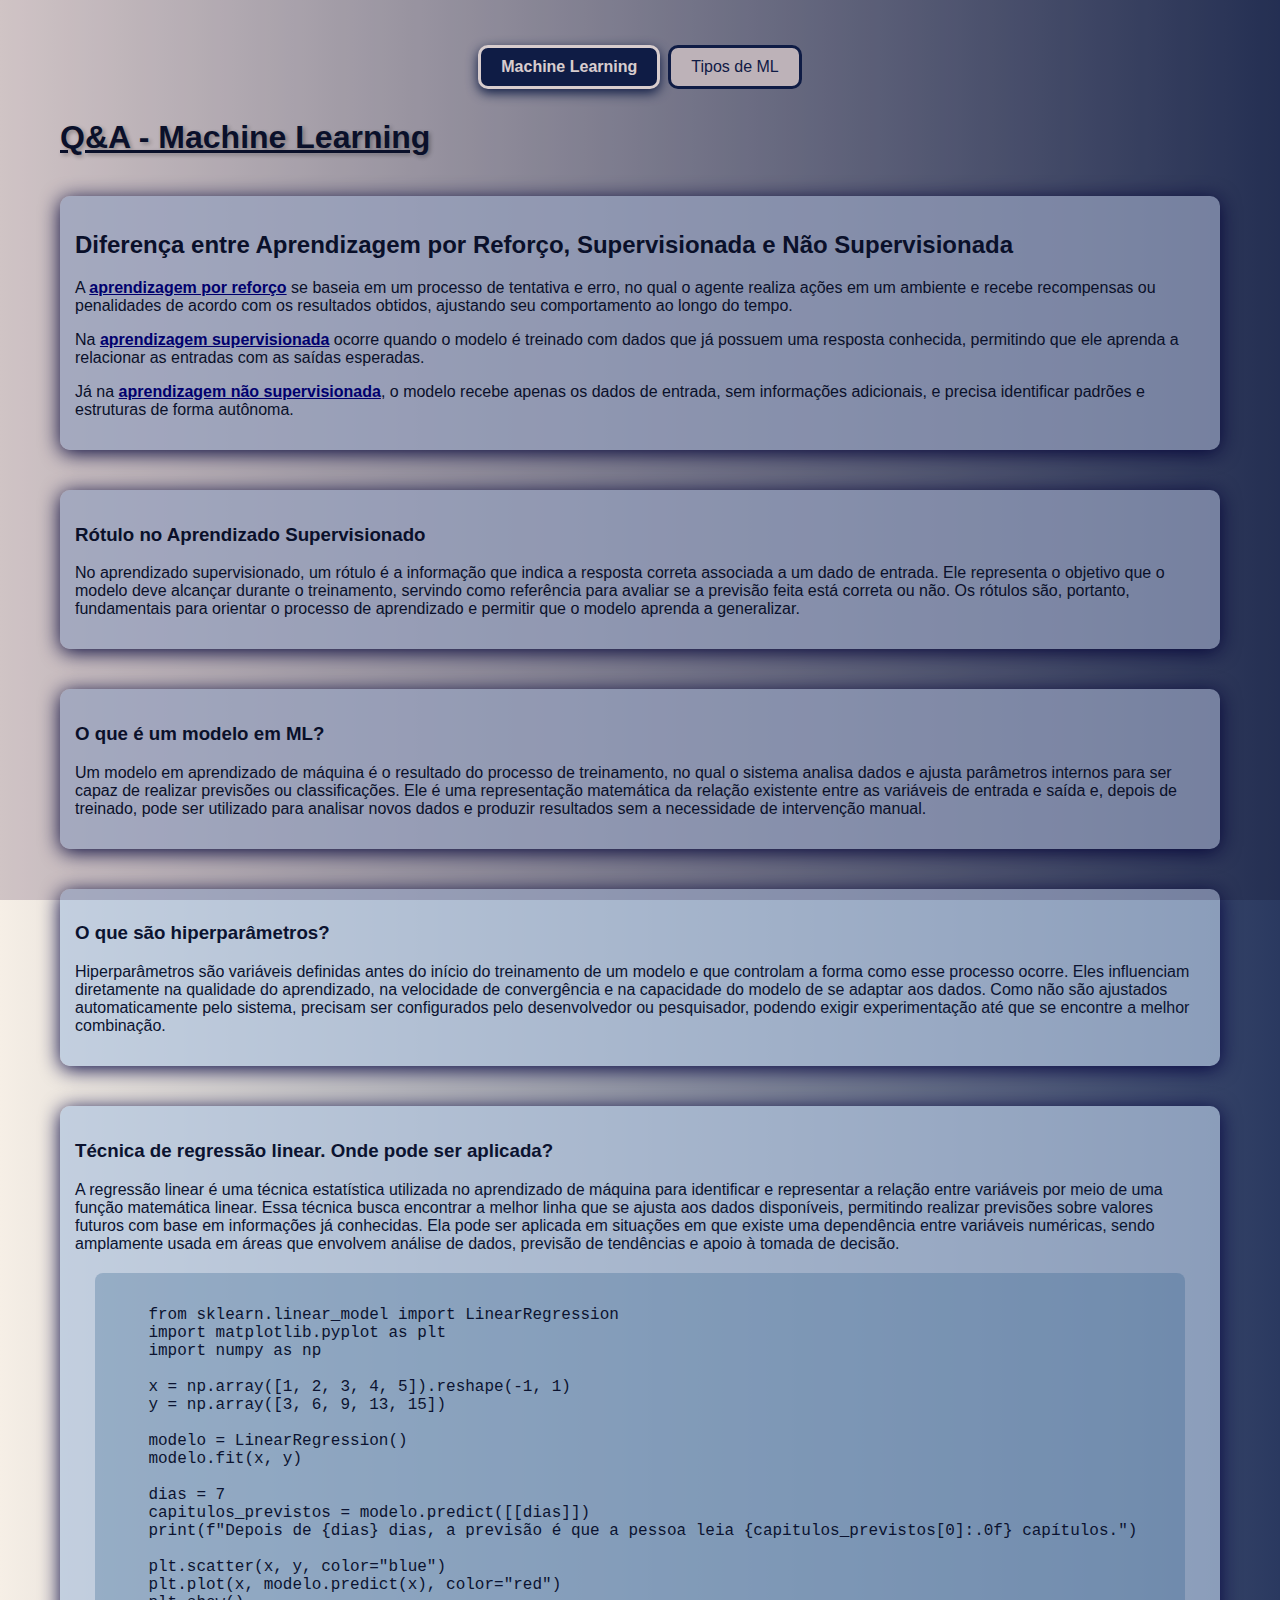
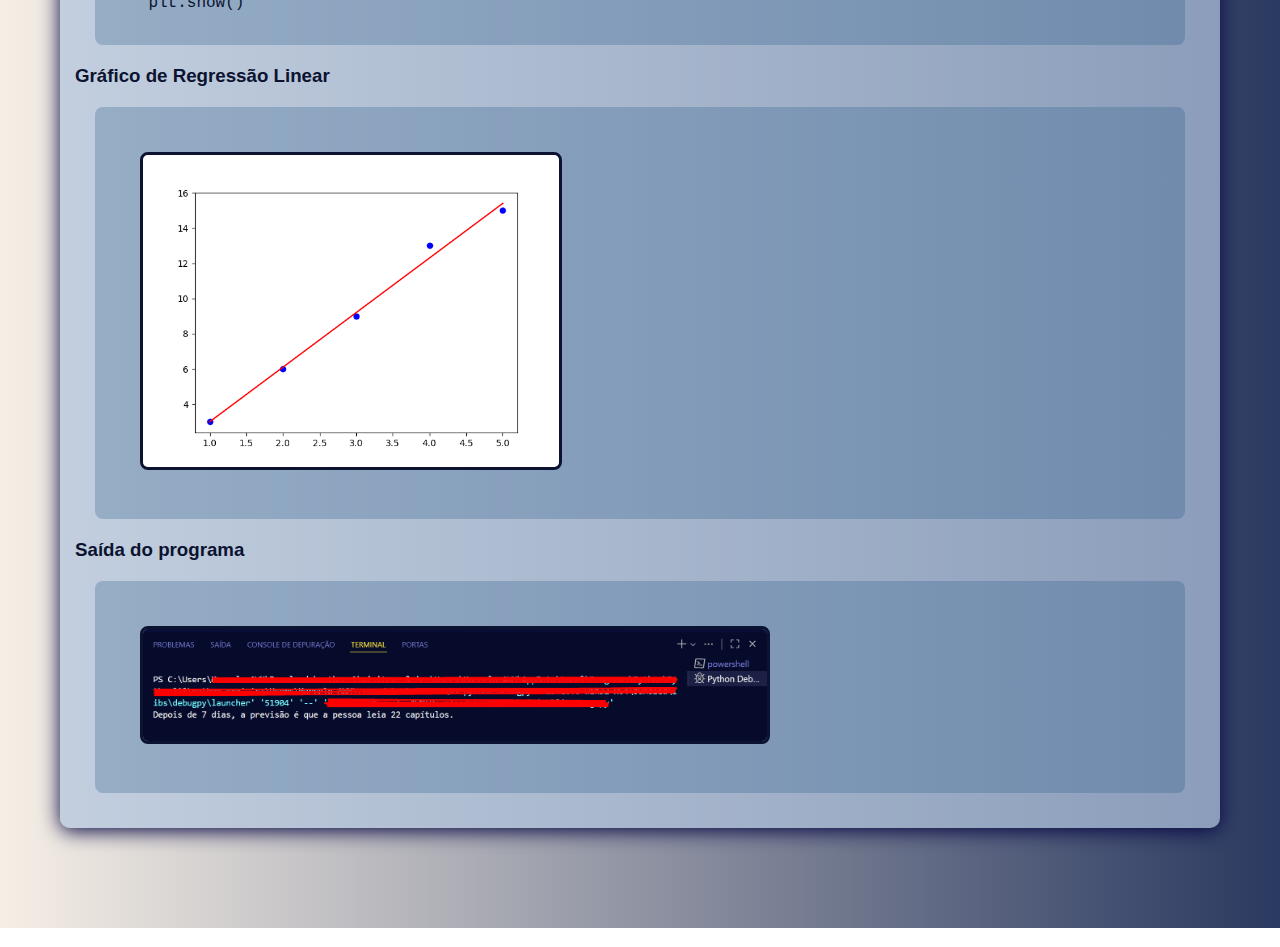
<file: index.html>
<!DOCTYPE html>
<html lang="en">
<head>
    <meta charset="UTF-8">
    <meta name="viewport" content="width=device-width, initial-scale=1.0">
    <title>MiSite</title>
    <link rel="stylesheet" href="style.css">
</head>
<body>

    <header>
        <nav class="tabs">
        <a href="index.html" class="tab active">Machine Learning</a>
        <a href="indexnew.html" class="tab">Tipos de ML</a>
    </nav>
    </header>

    <div class="overlay"></div>
    <h1 style="text-decoration: underline;">Q&A - Machine Learning</h1>

    <section class="answer">
        <h2>Diferença entre Aprendizagem por Reforço, Supervisionada e Não Supervisionada</h2>
        <p>A <strong style="color: navy; text-decoration: underline;">aprendizagem por reforço</strong> se baseia em um processo de tentativa e erro, no qual o agente realiza ações em um ambiente e recebe recompensas ou penalidades de acordo com os resultados obtidos, ajustando seu comportamento ao longo do tempo.</p>
        <p>Na <strong style="color: navy; text-decoration: underline;">aprendizagem supervisionada</strong> ocorre quando o modelo é treinado com dados que já possuem uma resposta conhecida, permitindo que ele aprenda a relacionar as entradas com as saídas esperadas.</p>
        <p>Já na <strong style="color: navy; text-decoration: underline;">aprendizagem não supervisionada</strong>, o modelo recebe apenas os dados de entrada, sem informações adicionais, e precisa identificar padrões e estruturas de forma autônoma.</p>
    </section>

    <section class="answer">
        <h3>Rótulo no Aprendizado Supervisionado</h3>
        <p>
            No aprendizado supervisionado, um rótulo é a informação que indica a resposta correta associada a um dado de entrada. Ele representa o objetivo que o modelo deve alcançar durante o treinamento, servindo como referência para avaliar se a previsão feita está correta ou não. Os rótulos são, portanto, fundamentais para orientar o processo de aprendizado e permitir que o modelo aprenda a generalizar.
        </p>
    </section>

    <section class="answer">
        <h3>O que é um modelo em ML?</h3>
        <p>
            Um modelo em aprendizado de máquina é o resultado do processo de treinamento, no qual o sistema analisa dados e ajusta parâmetros internos para ser capaz de realizar previsões ou classificações. Ele é uma representação matemática da relação existente entre as variáveis de entrada e saída e, depois de treinado, pode ser utilizado para analisar novos dados e produzir resultados sem a necessidade de intervenção manual.
        </p>
    </section>

    <section class="answer">
        <h3>O que são hiperparâmetros?</h3>
        <p>
            Hiperparâmetros são variáveis definidas antes do início do treinamento de um modelo e que controlam a forma como esse processo ocorre. Eles influenciam diretamente na qualidade do aprendizado, na velocidade de convergência e na capacidade do modelo de se adaptar aos dados. Como não são ajustados automaticamente pelo sistema, precisam ser configurados pelo desenvolvedor ou pesquisador, podendo exigir experimentação até que se encontre a melhor combinação.
        </p>
    </section>
    
    <section class="answer">
        <h3>Técnica de regressão linear. Onde pode ser aplicada?</h3>
        <p>
            A regressão linear é uma técnica estatística utilizada no aprendizado de máquina para identificar e representar a relação entre variáveis por meio de uma função matemática linear. Essa técnica busca encontrar a melhor linha que se ajusta aos dados disponíveis, permitindo realizar previsões sobre valores futuros com base em informações já conhecidas.
            Ela pode ser aplicada em situações em que existe uma dependência entre variáveis numéricas, sendo amplamente usada em áreas que envolvem análise de dados, previsão de tendências e apoio à tomada de decisão.
        </p>

        <pre><code>
    from sklearn.linear_model import LinearRegression
    import matplotlib.pyplot as plt
    import numpy as np
    
    x = np.array([1, 2, 3, 4, 5]).reshape(-1, 1)
    y = np.array([3, 6, 9, 13, 15])
    
    modelo = LinearRegression()
    modelo.fit(x, y)
    
    dias = 7
    capitulos_previstos = modelo.predict([[dias]])
    print(f"Depois de {dias} dias, a previsão é que a pessoa leia {capitulos_previstos[0]:.0f} capítulos.")
    
    plt.scatter(x, y, color="blue")
    plt.plot(x, modelo.predict(x), color="red")
    plt.show()
        </code></pre>
        <h3>Gráfico de Regressão Linear</h3>
        <section class="img">
        <img src="Figure_1.png" alt="Gráfico de regressão linear" class="grafico">
        </section>
    
        <h3>Saída do programa</h3>
        <section class="img">
        <img src="Screenshot_1.png" alt="Saída no terminal" class="terminal">
        </section>        
    </section>
</body>

</html>
</file>
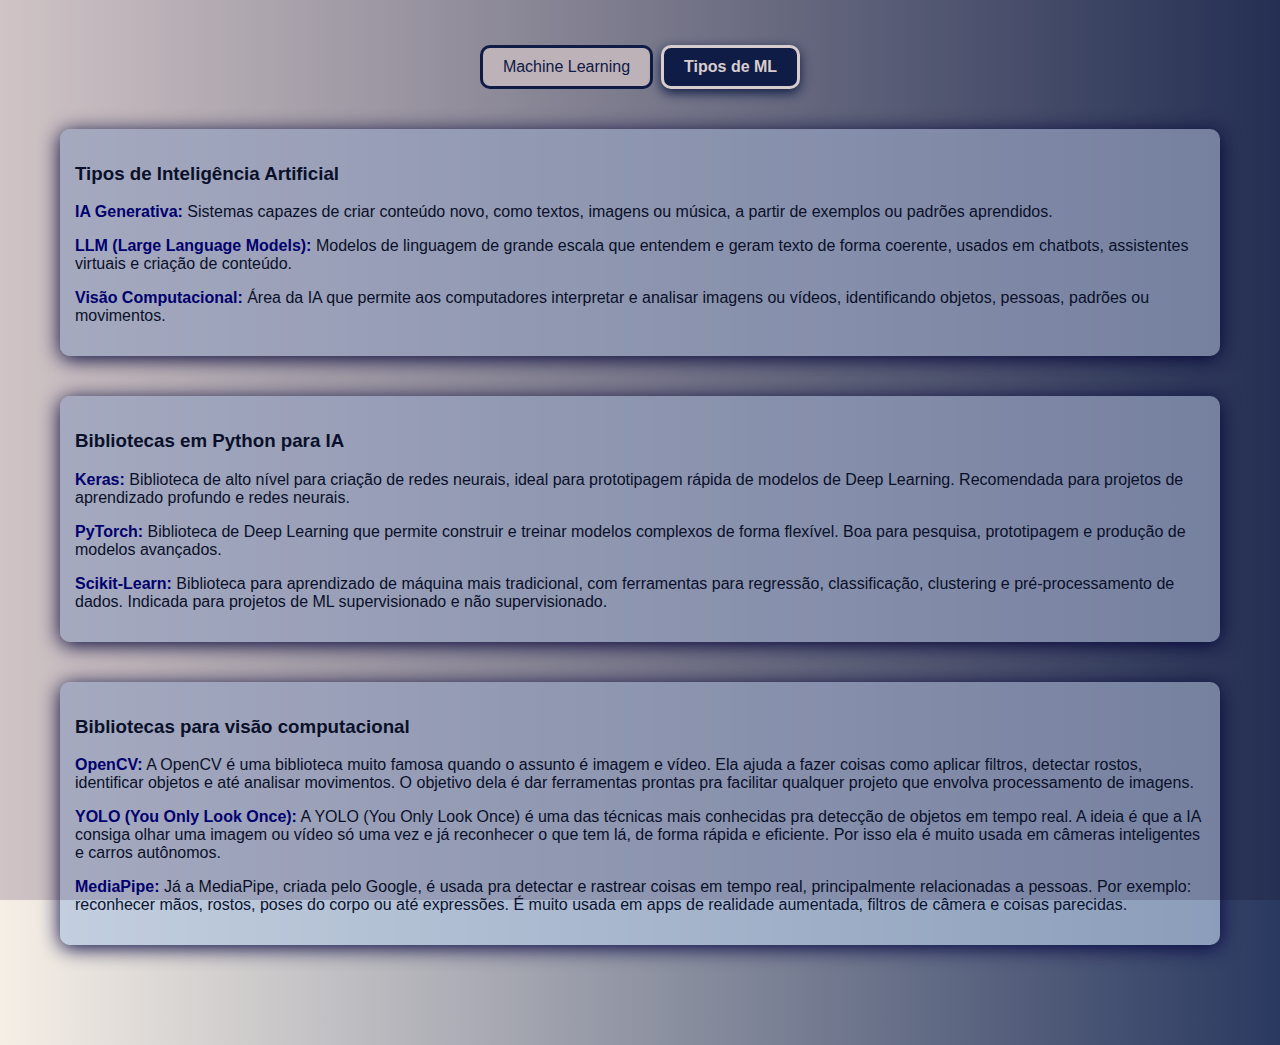
<file: indexnew.html>
<!DOCTYPE html>
<html lang="en">
<head>
    <meta charset="UTF-8">
    <meta name="viewport" content="width=device-width, initial-scale=1.0">
    <title>Misite</title>
    <link rel="stylesheet" href="style.css">
</head>
<body>
    <header>
        <nav class="tabs">
        <a href="index.html" class="tab">Machine Learning</a>
        <a href="indexnew.html" class="tab active">Tipos de ML</a>
    </nav>
    </header>

    <div class="overlay"></div>
    <section class="answer">
        <h3>Tipos de Inteligência Artificial</h3>
        <p><strong style="color: navy;">IA Generativa:</strong> Sistemas capazes de criar conteúdo novo, como textos, imagens ou música, a partir de exemplos ou padrões aprendidos.</p>
        <p><strong style="color: navy;">LLM (Large Language Models):</strong> Modelos de linguagem de grande escala que entendem e geram texto de forma coerente, usados em chatbots, assistentes virtuais e criação de conteúdo.</p>
        <p><strong style="color: navy;">Visão Computacional:</strong> Área da IA que permite aos computadores interpretar e analisar imagens ou vídeos, identificando objetos, pessoas, padrões ou movimentos.</p>
    </section>

    <section class="answer">
    <h3>Bibliotecas em Python para IA</h3>
    <p><strong style="color: navy;">Keras:</strong> Biblioteca de alto nível para criação de redes neurais, ideal para prototipagem rápida de modelos de Deep Learning. Recomendada para projetos de aprendizado profundo e redes neurais.</p>
    <p><strong style="color: navy;">PyTorch:</strong> Biblioteca de Deep Learning que permite construir e treinar modelos complexos de forma flexível. Boa para pesquisa, prototipagem e produção de modelos avançados.</p>
    <p><strong style="color: navy;">Scikit-Learn:</strong> Biblioteca para aprendizado de máquina mais tradicional, com ferramentas para regressão, classificação, clustering e pré-processamento de dados. Indicada para projetos de ML supervisionado e não supervisionado.</p>
    </section>

    <section class="answer">
    <h3>Bibliotecas para visão computacional</h3>
    <p>
        <strong style="color: navy;">OpenCV:</strong> A OpenCV é uma biblioteca muito famosa quando o assunto é imagem e vídeo. Ela ajuda a fazer coisas como aplicar filtros, detectar rostos, identificar objetos e até analisar movimentos. O objetivo dela é dar ferramentas prontas pra facilitar qualquer projeto que envolva processamento de imagens.</p>
    <p>
        <strong style="color: navy;">YOLO (You Only Look Once):</strong> A YOLO (You Only Look Once) é uma das técnicas mais conhecidas pra detecção de objetos em tempo real. A ideia é que a IA consiga olhar uma imagem ou vídeo só uma vez e já reconhecer o que tem lá, de forma rápida e eficiente. Por isso ela é muito usada em câmeras inteligentes e carros autônomos.</p>
    <p>
        <strong style="color: navy;">MediaPipe:</strong> Já a MediaPipe, criada pelo Google, é usada pra detectar e rastrear coisas em tempo real, principalmente relacionadas a pessoas. Por exemplo: reconhecer mãos, rostos, poses do corpo ou até expressões. É muito usada em apps de realidade aumentada, filtros de câmera e coisas parecidas.</p>
    </section>
</body>
</html>
</file>
<file: style.css>
h1 {
    text-shadow: 2px 2px 4px rgba(0,0,0,0.3);
    margin-top: 10px; margin-bottom: 40px;
    
}

body {
    background-image: linear-gradient(
        90deg,
        #f6efe6 0%,
        #2a3960 100%
    );
    padding: 20px; margin: 40px; margin-top: 10px;
    font-family: 'Lucida Sans', 'Lucida Sans Regular', 'Lucida Grande', 'Lucida Sans Unicode', Geneva, Verdana, sans-serif; color: #0b1330;
}

.overlay {
    position: fixed; /* fica fixa na tela */
    top: 0; left: 0; width: 100vw; height: 100vh;
    background-color: rgba(39, 2, 54, 0.179); /* vermelho escuro transparente */
    pointer-events: none;  /* permite clicar no conteúdo abaixo */
    mix-blend-mode: multiply; /* aplica efeito de “multiplicar” */
    z-index: 9999;
}

p {
    font-size: 16px;
}

.answer {
    background-color: rgba(176, 196, 222, 0.7);
    padding: 15px; margin: 40px auto;
    border-radius: 10px; box-shadow: 0 3px 20px rgb(7, 7, 67);

    transition: all 0.3s ease;
}

.answer:hover {
/* Leve movimento para cima */
transform: translateY(-5px);

/* Escurecer levemente a section */
background-color: rgba(176, 196, 222, 0.9);

/* Adicionar sombra */
box-shadow: 0 8px 20px rgb(7, 7, 67);
}

pre {
    background-color: rgba(40, 90, 135, 0.278);
    padding: 15px; margin: 20px; max-width: auto;
    border-radius: 8px; overflow-x: auto; font-size: 16px;
}

.img {
    background-color: rgba(40, 90, 135, 0.278);
    padding: 25px; margin: 20px;
    border-radius: 8px;
    overflow-x: auto;
}

.grafico {
    border: 3px solid #0b1330;
    margin: 20px; max-width:40%; border-radius:8px;
}
.terminal {
    max-width: 60%;
    margin: 20px; border: 3px solid #0b1330; border-radius:8px;
}

.tabs {
    display: flex;
    justify-content: center;  /* centraliza horizontalmente */
    margin-bottom: 30px; margin-top: 15px;
    gap: 8px;
    border: 3px; /* espaço entre abas */
}

.tab {
    padding: 10px 20px;
    background-color: #dfd9d6; /* floralwhite translúcido */
    color: #112250;
    text-decoration: none;    
    border-radius: 10px; /* cantos superiores arredondados */
    border: 3px solid;
    transition: all 0.3s ease;
}

.tab:hover {
    background-color: #dfd9d6; /* efeito hover suave */
    transform: translateY(-3px);
}

.tab.active {
    background-color: #112250; /* crimson mais forte para aba ativa */
    color: floralwhite;
    box-shadow: 0 4px 12px #112250;
    font-weight: bold;
}
</file>
